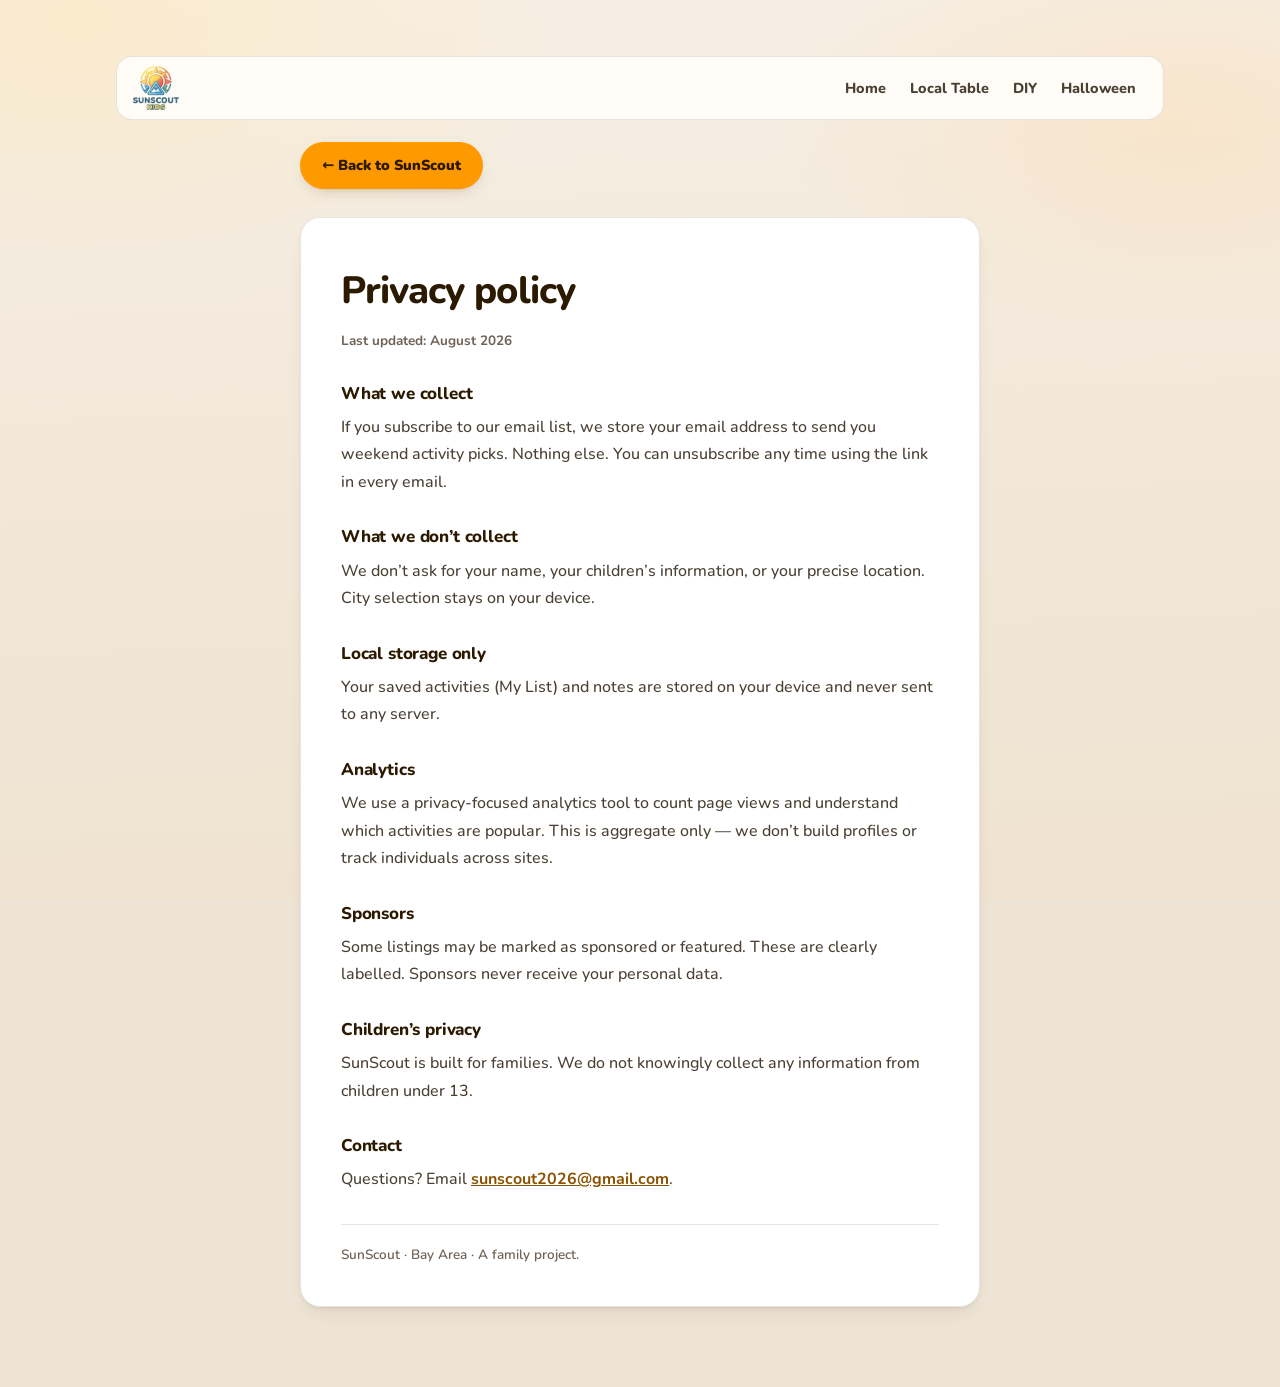
<file: public/privacy.html>
<!DOCTYPE html>
<html lang="en">
<head>
  <meta charset="UTF-8"/>
  <title>Privacy policy – SunScout</title>
  <meta name="viewport" content="width=device-width, initial-scale=1.0"/>
  <meta name="description" content="What SunScout collects, what it doesn't, and where your saved activities live."/>
  <link rel="preconnect" href="https://fonts.googleapis.com">
  <link rel="preconnect" href="https://fonts.gstatic.com" crossorigin>
  <link href="https://fonts.googleapis.com/css2?family=Nunito:wght@400;600;700;800;900&display=swap" rel="stylesheet"/>
  <style>
    *,*::before,*::after{box-sizing:border-box}
    body{
      font-family:Nunito,system-ui,sans-serif;color:#2c1a00;line-height:1.72;
      margin:0;padding:clamp(24px,5vw,56px) clamp(20px,5vw,32px) 80px;
      background:
        radial-gradient(58% 42% at 6% 2%, rgba(255,232,186,.55), transparent 66%),
        radial-gradient(50% 38% at 92% 14%, rgba(255,214,164,.34), transparent 62%),
        linear-gradient(178deg,#F6EFE4 0%,#F1E7D8 58%,#EFE2D0 100%),
        #EDE4D6;
      background-attachment:fixed;
    }
    @media (hover:none){body{background-attachment:scroll}}
    .wrap{max-width:680px;margin:0 auto}
    .back{
      display:inline-flex;align-items:center;gap:7px;margin-bottom:28px;
      background:#FF9900;color:#2c1a00;padding:11px 22px;border-radius:99px;
      text-decoration:none;font-weight:900;font-size:14.5px;min-height:44px;
      box-shadow:0 1px 1px rgba(92,58,20,.05),0 6px 16px -8px rgba(92,58,20,.35);
    }
    .card{
      background:#fff;border:1px solid rgba(60,40,20,.12);border-radius:20px;
      padding:clamp(24px,4vw,40px);
      box-shadow:0 1px 1px rgba(92,58,20,.045),0 3px 6px -3px rgba(92,58,20,.10),
                 0 10px 22px -12px rgba(92,58,20,.16), inset 0 1px 0 rgba(255,255,255,.9);
    }
    h1{font-size:clamp(28px,5vw,38px);font-weight:800;letter-spacing:-.025em;margin:0 0 6px;text-wrap:balance}
    .updated{margin:0 0 26px;font-size:13.5px;font-weight:700;color:#6f6257}
    h2{font-size:17px;font-weight:800;letter-spacing:-.01em;margin:26px 0 6px;color:#2c1a00}
    p{margin:0;font-weight:500;color:#4a4034;text-wrap:pretty}
    a{color:#8a5200;font-weight:700}
    a:hover{color:#2c1a00}
    :focus-visible{outline:3px solid #a66300;outline-offset:3px;border-radius:8px}
    .foot{margin-top:30px;padding-top:18px;border-top:1px solid rgba(60,40,20,.12);
      font-size:13.5px;color:#6f6257;font-weight:600}
    /* ── site chrome, so this page belongs to the site rather than sitting
       outside it: the same sticky header panel the other pages use, and the
       same bottom bar below 640px. ────────────────────────────────────── */
    .hdr{
      position:sticky;top:0;z-index:40;display:flex;align-items:center;
      justify-content:space-between;gap:12px;
      width:min(1048px, calc(100vw - 32px));margin:0 auto 22px;
      padding:0 16px;height:64px;background:#FFFCF7;
      border:1px solid rgba(60,40,20,.12);border-radius:16px;
    }
    .brand{display:flex;align-items:center;flex:none}
    .brand img{height:44px;width:auto;display:block}
    .nav{display:flex;align-items:center;gap:2px}
    .nav a{
      font-weight:800;font-size:14.5px;color:#4a4034;text-decoration:none;
      padding:10px 11px;border-radius:8px;min-height:44px;display:inline-flex;align-items:center;
    }
    .nav a:hover{color:#2c1a00;background:rgba(60,40,20,.05)}
    #bottom-nav{
      display:none;position:fixed;bottom:0;left:0;right:0;z-index:9990;
      background:#fff;border-top:1px solid rgba(60,40,20,.10);
      padding:6px 0 calc(10px + env(safe-area-inset-bottom));
      box-shadow:0 -2px 12px rgba(0,0,0,.08);
    }
    .bnav-items{display:flex;justify-content:space-around;align-items:center}
    .bnav-btn{display:flex;flex-direction:column;align-items:center;gap:3px;
      flex:1;padding:5px 10px;text-decoration:none;color:#4a4034;font-weight:800}
    .bnav-icon{font-size:19px;line-height:1;opacity:.6}
    .bnav-label{font-size:10px;font-weight:800;white-space:nowrap;letter-spacing:.1px}
    /* 640px matches the other pages, so the whole site swaps at one width */
    @media (max-width:640px){
      .nav{display:none}
      #bottom-nav{display:block}
      body{padding-bottom:calc(84px + env(safe-area-inset-bottom))}
    }
  </style>
</head>
<body>
  <header class="hdr">
    <a class="brand" href="/"><img src="assets/diy/sunscout-emblem.webp" alt="SunScout Kids" width="230" height="220"></a>
    <nav class="nav" aria-label="Primary">
      <a href="/">Home</a>
      <a href="/local-table/">Local Table</a>
      <a href="/diy.html">DIY</a>
      <a href="/seasons/halloween/">Halloween</a>
    </nav>
  </header>
  <div class="wrap">
    <a class="back" href="/">← Back to SunScout</a>
    <div class="card">
      <h1>Privacy policy</h1>
      <p class="updated">Last updated: August 2026</p>

      <h2>What we collect</h2>
      <p>If you subscribe to our email list, we store your email address to send you weekend activity picks. Nothing else. You can unsubscribe any time using the link in every email.</p>

      <h2>What we don’t collect</h2>
      <p>We don’t ask for your name, your children’s information, or your precise location. City selection stays on your device.</p>

      <h2>Local storage only</h2>
      <p>Your saved activities (My List) and notes are stored on your device and never sent to any server.</p>

      <h2>Analytics</h2>
      <!-- TODO: name the analytics tool here before this is treated as final.
           A privacy policy that does not name its analytics provider is weaker
           than one that does, and some regimes expect it. -->
      <p>We use a privacy-focused analytics tool to count page views and understand which activities are popular. This is aggregate only — we don’t build profiles or track individuals across sites.</p>

      <h2>Sponsors</h2>
      <p>Some listings may be marked as sponsored or featured. These are clearly labelled. Sponsors never receive your personal data.</p>

      <h2>Children’s privacy</h2>
      <p>SunScout is built for families. We do not knowingly collect any information from children under 13.</p>

      <h2>Contact</h2>
      <p>Questions? Email <a href="mailto:sunscout2026@gmail.com">sunscout2026@gmail.com</a>.</p>

      <div class="foot">SunScout · Bay Area · A family project.</div>
    </div>
  </div>

  <nav id="bottom-nav" aria-label="Primary, mobile">
    <div class="bnav-items">
      <a class="bnav-btn" href="/">
        <span class="bnav-icon" aria-hidden="true">🌳</span>
        <span class="bnav-label">Home</span>
      </a>
      <a class="bnav-btn" href="/local-table/">
        <span class="bnav-icon" aria-hidden="true">🍽</span>
        <span class="bnav-label">Local Table</span>
      </a>
      <a class="bnav-btn" href="/diy.html">
        <span class="bnav-icon" aria-hidden="true">🪨</span>
        <span class="bnav-label">DIY</span>
      </a>
      <a class="bnav-btn" href="/seasons/halloween/">
        <span class="bnav-icon" aria-hidden="true">🌙</span>
        <span class="bnav-label">Halloween</span>
      </a>
    </div>
  </nav>
</body>
</html>
</file>
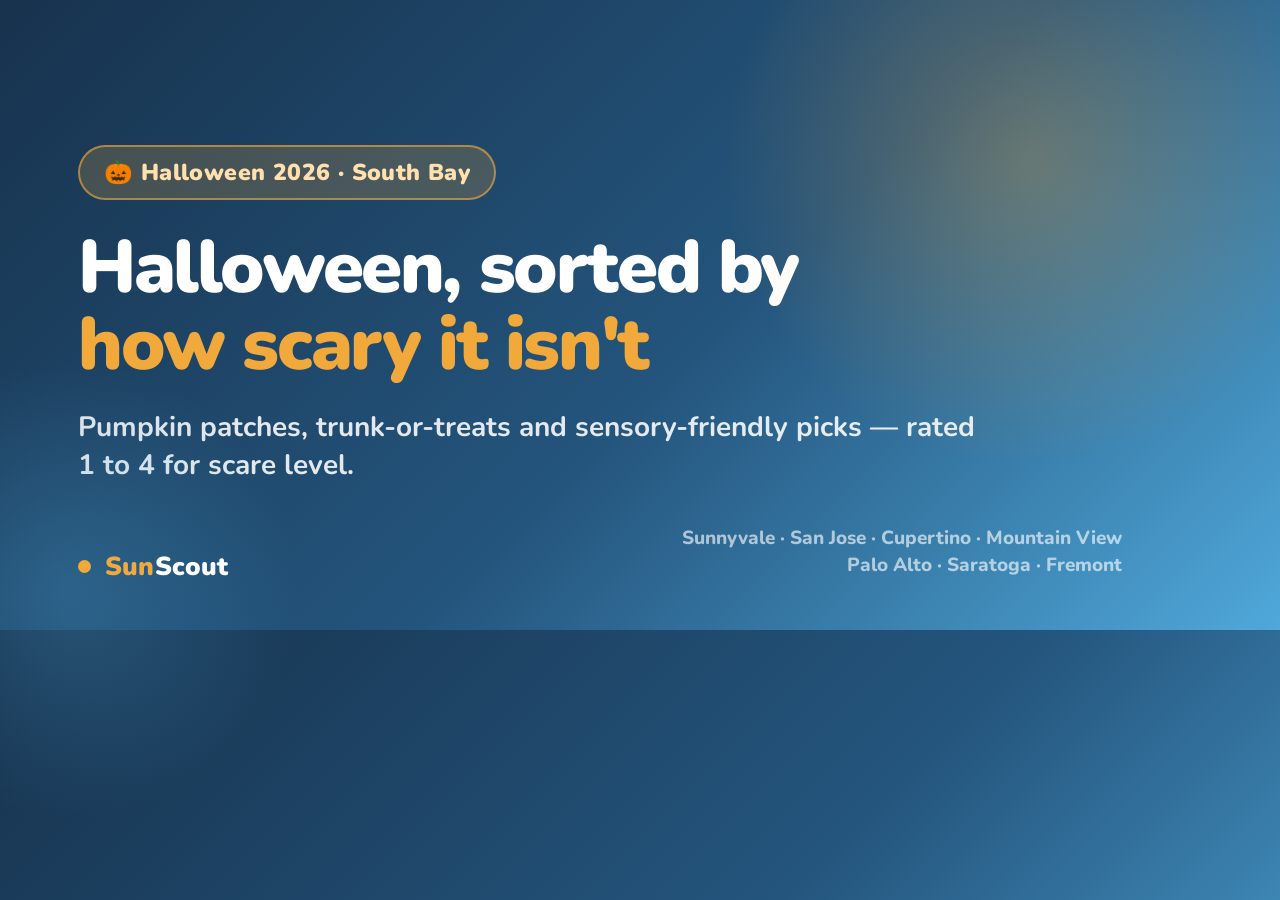
<file: scripts/og-halloween.template.html>
<!DOCTYPE html><html><head><meta charset="utf-8">
<link href="https://fonts.googleapis.com/css2?family=Nunito:wght@400;700;800;900&display=swap" rel="stylesheet">
<style>
*{margin:0;padding:0;box-sizing:border-box}
body{width:1200px;height:630px;overflow:hidden;
  font-family:'Nunito',-apple-system,'Segoe UI',sans-serif;
  background:linear-gradient(135deg,#17324D 0%,#24557d 55%,#4FA8DA 100%);
  color:#fff;position:relative;display:flex;flex-direction:column;
  justify-content:center;padding:0 78px}
/* soft marigold glow, echoes the site's sunny treatment */
.glow{position:absolute;width:620px;height:620px;border-radius:50%;
  background:radial-gradient(circle,rgba(242,169,59,.30) 0%,rgba(242,169,59,0) 70%);
  right:-140px;top:-150px}
.glow2{position:absolute;width:460px;height:460px;border-radius:50%;
  background:radial-gradient(circle,rgba(79,168,218,.28) 0%,rgba(79,168,218,0) 70%);
  left:-160px;bottom:-190px}
.badge{display:inline-flex;align-items:center;gap:11px;align-self:flex-start;
  background:rgba(242,169,59,.20);border:2px solid rgba(242,169,59,.6);
  color:#FFE0AE;border-radius:99px;padding:10px 24px;
  font-size:23px;font-weight:900;letter-spacing:.4px;margin-bottom:30px}
h1{font-size:74px;font-weight:900;letter-spacing:-2.4px;line-height:1.03;
  max-width:1010px;margin-bottom:26px}
h1 em{font-style:normal;color:#F2A93B}
p{font-size:28px;font-weight:700;color:rgba(255,255,255,.88);max-width:900px;line-height:1.35}
.foot{position:absolute;left:78px;bottom:46px;display:flex;align-items:center;gap:14px}
.dot{width:13px;height:13px;border-radius:50%;background:#F2A93B}
.brand{font-size:26px;font-weight:900;letter-spacing:.2px}
.brand span:first-child{color:#F2A93B}
.cities{position:absolute;right:78px;bottom:50px;font-size:19px;font-weight:800;
  color:rgba(255,255,255,.62);text-align:right;line-height:1.45}
</style></head><body>
<div class="glow"></div><div class="glow2"></div>
<span class="badge">🎃 Halloween 2026 · South Bay</span>
<h1>Halloween, sorted by<br><em>how scary it isn't</em></h1>
<p>Pumpkin patches, trunk-or-treats and sensory-friendly picks — rated 1 to 4 for scare level.</p>
<div class="foot"><span class="dot"></span><span class="brand"><span>Sun</span><span>Scout</span></span></div>
<div class="cities">Sunnyvale · San Jose · Cupertino · Mountain&nbsp;View<br>Palo Alto · Saratoga · Fremont</div>
</body></html>
</file>
